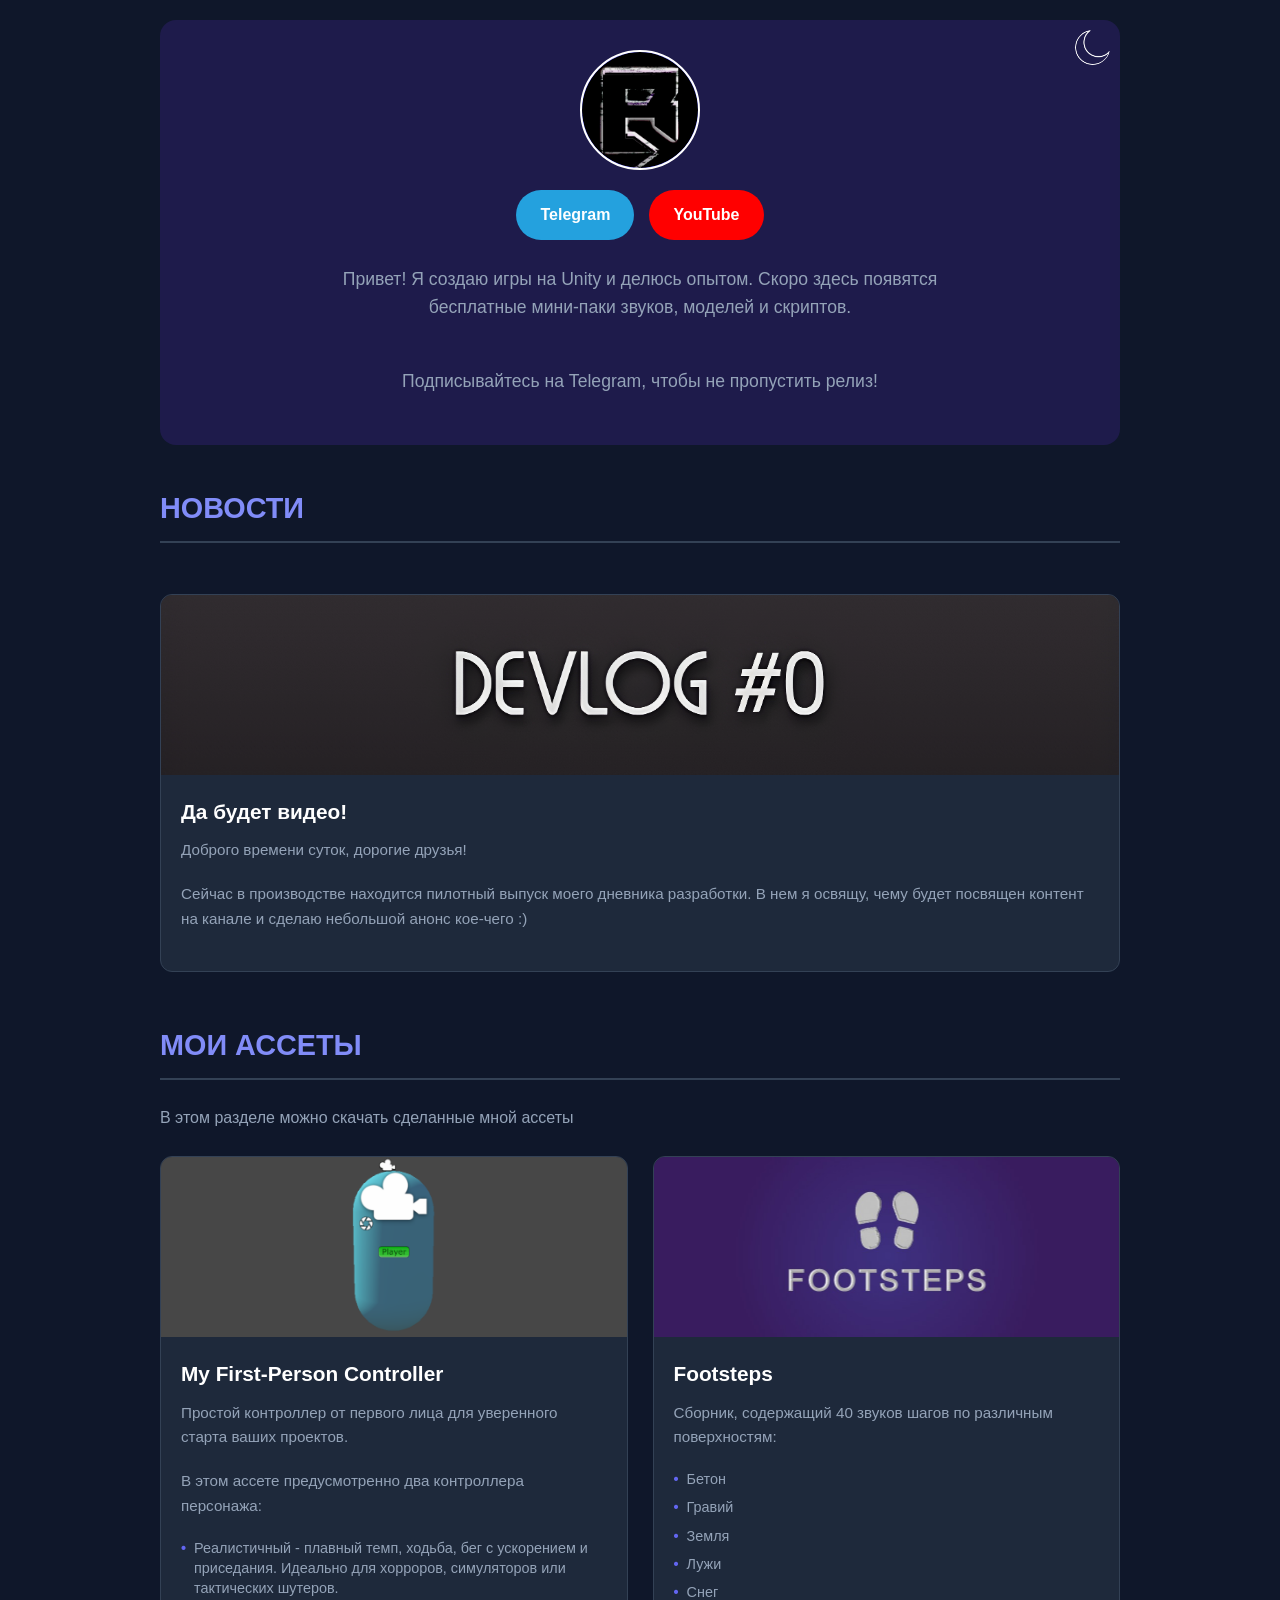
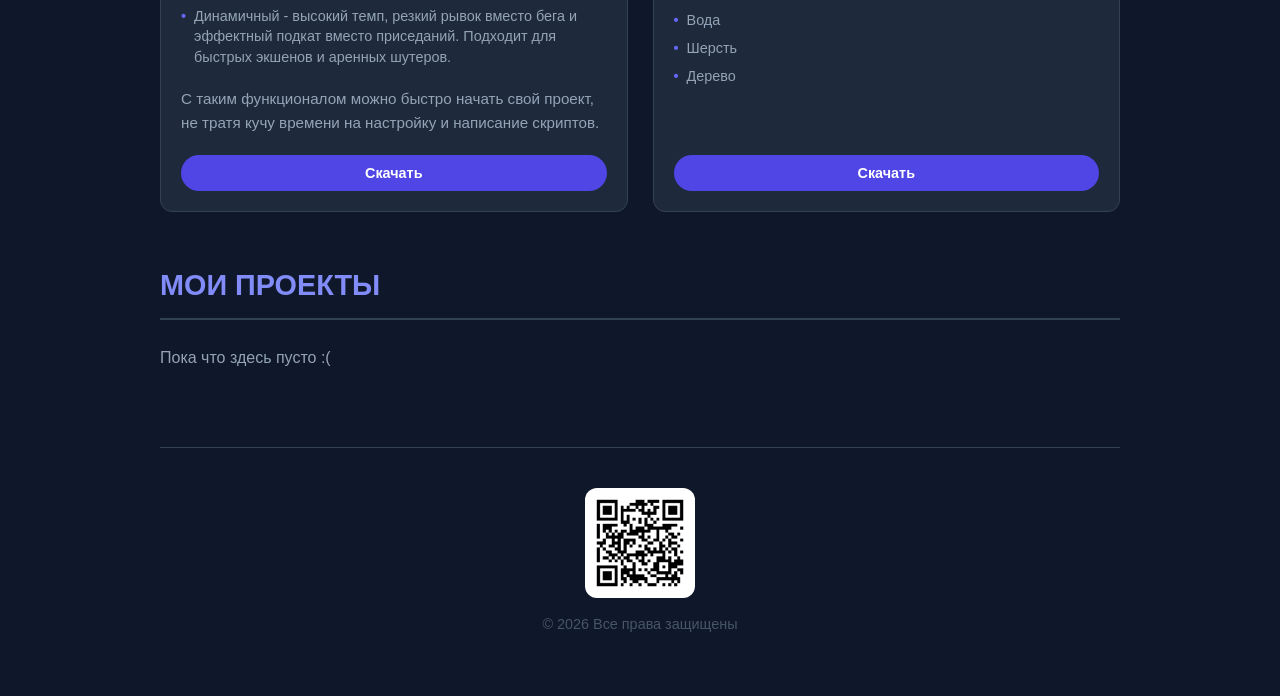
<file: index.html>
<!DOCTYPE html>
<html lang="ru">
<head>
    <meta charset="UTF-8">
    <meta name="viewport" content="width=device-width, initial-scale=1.0">
    <title>DevLog | NN</title>
    <!-- Иконка вкладки -->
    <link rel="icon" type="image/webp" href="assets/logo.webp">
    <!-- Подключение иконок FontAwesome -->
    <link rel="stylesheet" href="https://cloudflare.com">
    <!-- Подключение ваших стилей -->
    <link rel="stylesheet" href="style.css">
</head>
<body>

    <div class="container">
        <!-- Визитка и Контакты -->
        <header>            
            <!-- Кнопка переключения темы -->
             <button id="theme-toggle" class="theme-toggle" ></button>

            <div class="avatar">
                <img src="assets/logo.webp" alt="Логотип">
            </div>
            
            <div class="social-buttons">
                <a href="https://t.me/nondevlog" target="_blank" class="btn btn-tg">
                    Telegram
                </a>
                <a href="https://youtube.com/@blau-gf2gz?si=J1OoZfuav5uWEtL0" target="_blank" class="btn btn-yt">
                    YouTube
                </a>
            </div><br>
                
                <p>Привет! Я создаю игры на Unity и делюсь опытом. Скоро здесь появятся бесплатные мини-паки звуков, моделей и скриптов.</p> <br> <p> Подписывайтесь на Telegram, чтобы не пропустить релиз!</p>
        </header>
        
        <section id="news">
            <h2>НОВОСТИ</h2>
            <br>
            <div class="grid">
                <div class="card">
                    <div class="card-img" style="background-image: url('assets/novost1.png');"></div>
                    <div class="card-content">
                        <h3>Да будет видео!</h3>
                        <p>Доброго времени суток, дорогие друзья!</p>
                        <p>Сейчас в производстве находится пилотный выпуск моего дневника разработки. В нем я освящу, чему будет посвящен контент на канале и сделаю небольшой анонс кое-чего :)</p>
                    </div>
                </div>
            </div>
        </section>

        <!-- Блок с Ассетами -->
<section id="assets">
    <h2>МОИ АССЕТЫ</h2>
    <p class="section-desc">В этом разделе можно скачать сделанные мной ассеты</p>
    <br>
    <div class="grid">
        <!-- КАРТОЧКА 1 -->
        <div class="card">
            <div class="card-img" style="background-image: url('assets/asset1.png');"></div>
            <div class="card-content">
                <h3>My First-Person Controller</h3>
                <p>Простой контроллер от первого лица для уверенного старта ваших проектов.</p>
                
                <p>В этом ассете предусмотренно два контроллера персонажа:</p> 
                <ul class="card-list">
                    <li>Реалистичный - плавный темп, ходьба, бег с ускорением и приседания. Идеально для хорроров, симуляторов или тактических шутеров.</li>
                    <li>Динамичный - высокий темп, резкий рывок вместо бега и эффектный подкат вместо приседаний. Подходит для быстрых экшенов и аренных шутеров.</li>
                </ul>
                
                <p>С таким функционалом можно быстро начать свой проект, не тратя кучу времени на настройку и написание скриптов.</p>
                <button class="card-btn" onclick="window.location.href='https://www.dropbox.com/scl/fi/va3h9bw3a4mrx8vqtbllz/MyFPC_v0.1.unitypackage?rlkey=b3hw6qbcjacrygw0d3awo8wdq&st=hwoqdbvi&dl=1'">Скачать</button>
            </div>
        </div>

        <!-- КАРТОЧКА 2 -->
        <div class="card">
            <div class="card-img" style="background-image: url('assets/asset2.jpg');"></div>
            <div class="card-content">
                <h3>Footsteps</h3>
                <p>Сборник, содержащий 40 звуков шагов по различным поверхностям:</p>
                <ul class="card-list">
                    <li>Бетон</li>
                    <li>Гравий</li>
                    <li>Земля</li>
                    <li>Лужи</li>
                    <li>Снег</li>
                    <li>Вода</li>
                    <li>Шерсть</li>
                    <li>Дерево</li>
                </ul>
                <button class="card-btn" onclick="window.location.href='https://drive.usercontent.google.com/download?id=1jsL7jjQo4TNA0YXiuJJuZ3lNTXS-xlkl&export=download'">Скачать</button>
            </div>
        </div>
    </div>
</section>

        <!-- Блок с Проектами -->
        <section id="projects">
            <h2>МОИ ПРОЕКТЫ</h2>
            <p class="section-desc">Пока что здесь пусто :(</p>
            <br>
        </section>

        <footer>
            <img src="assets/qr-code.png" alt="QR Code" id="qr-trigger" style="cursor: pointer;">
            <p>© 2026 Все права защищены</p>

            <!-- Всплывающее окно (по умолчанию скрыто) -->
            <div id="qr-modal" class="modal">
                <img class="modal-content" src="assets/qr-code.png" alt="Увеличенный QR Code">
            </div>
        </footer>
    </div>

    <!-- Подключение скриптов -->
    <script src="theme.js"></script>
    <script src="slider.js"></script>
</body>
</html>
</file>
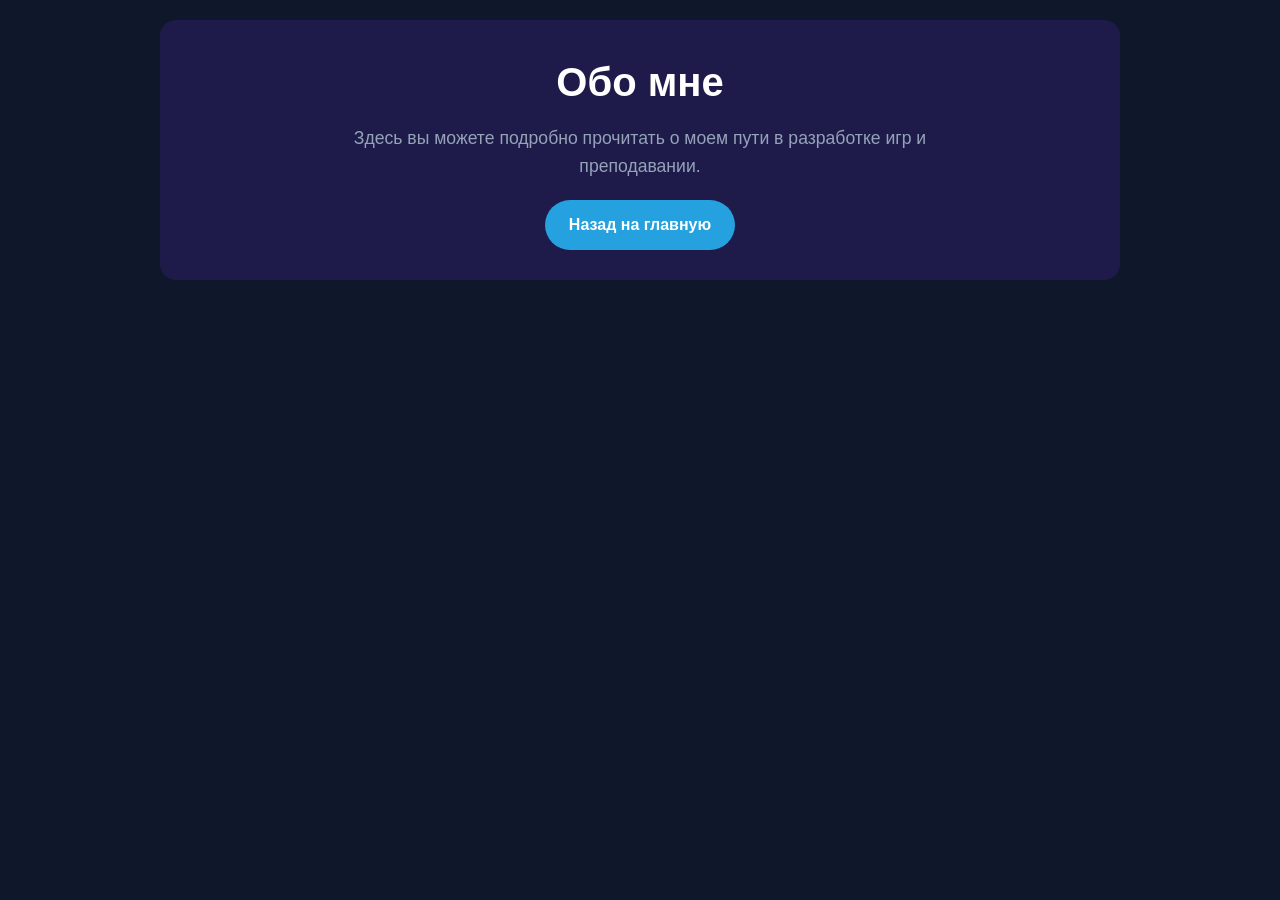
<file: about.html>
<!DOCTYPE html>
<html lang="ru">
<head>
    <meta charset="UTF-8">
    <meta name="viewport" content="width=device-width, initial-scale=1.0">
    <title>Обо мне | Мой Проект</title>
    <!-- Подключаем тот же CSS-файл, чтобы дизайн совпадал! -->
    <link rel="stylesheet" href="style.css">
</head>
<body>
    <div class="container">
        <header>
            <h1>Обо мне</h1>
            <p>Здесь вы можете подробно прочитать о моем пути в разработке игр и преподавании.</p>
            <!-- Ссылка для возврата на главную страницу -->
            <a href="index.html" class="btn btn-tg">Назад на главную</a>
        </header>
    </div>
</body>
</html>
</file>
<file: style.css>
/* ========================================== */
/* 1. БАЗОВЫЕ НАСТРОЙКИ, ПЕРЕМЕННЫЕ И СБРОС   */
/* ========================================== */
* { box-sizing: border-box; margin: 0; padding: 0; }

/* Цветовые переменные для ТЕМНОЙ темы (по умолчанию) */
:root {
    --bg-color: #0f172a;
    --text-color: #f8fafc;
    --text-muted: #94a3b8;
    --card-bg: #1e293b;
    --card-border: #334155;
    --header-bg: #1e1b4b;
    --title-color: #fff;
    --toggle-bg: #1e293b;
}

/* Цветовые переменные для СВЕТЛОЙ темы */
[data-theme="light"] {
    --bg-color: #f1f5f9;
    --text-color: #0f172a;
    --text-muted: #475569;
    --card-bg: #ffffff;
    --card-border: #cbd5e1;
    --header-bg: #e0e7ff;
    --title-color: #0f172a;
    --toggle-bg: #ffffff;
}

body { 
    font-family: 'Segoe UI', Roboto, sans-serif; 
    background-color: var(--bg-color); 
    color: var(--text-color); 
    line-height: 1.6; 
    transition: background-color 0.3s, color 0.3s;
}

a { text-decoration: none; color: inherit; }
.container { max-width: 1000px; margin: 0 auto; padding: 20px; }

/* Общие настройки кнопки переключения темы */
.theme-toggle {
    position: absolute;
    top: 10px;
    right: 10px;
    z-index: 20;
    width: 35px;
    height: 35px;
    border-radius: 50%;
    border: none;
    cursor: pointer;
    
    /* Важные свойства для отображения фоновых картинок */
    background-position: center;
    background-repeat: no-repeat;
    background-size: contain;    /* Картинка масштабируется под размер кнопки */
    
    transition: transform 0.2s ease, filter 0.3s ease; 
}

/* Настройки для ТЕМНОЙ темы (по умолчанию) */
:root .theme-toggle {
    background-color: transparent;           /* Полностью прозрачный фон */
    background-image: url("assets/moon.webp"); /* Путь к луне */
}

/* Настройки для СВЕТЛОЙ темы */
[data-theme="light"] .theme-toggle {
    background-color: transparent;           /* Полностью прозрачный фон */
    background-image: url("assets/sun.webp");  /* Путь к солнцу */
    filter: brightness(1) invert(1);
}

/* Эффект при наведении */
.theme-toggle:hover {
    transform: scale(1.1);
}

/* ========================================== */
/* 2. ШАПКА С ФОНОВЫМ СЛАЙДЕРОМ               */
/* ========================================== */
header { 
    position: relative;
    text-align: center; 
    padding: 30px 20px; 
    border-radius: 16px; 
    margin-bottom: 40px; 
    overflow: hidden; 
    background-color: var(--header-bg);
    transition: background-color 0.3s;
}

/* Контейнер для слайдов */
.header-slider {
    position: absolute;
    top: 0;
    left: 0;
    width: 100%;
    height: 100%;
    z-index: 1;
}

/* Фоновые слайды */
.header-slide {
    position: absolute;
    top: 0;
    left: 0;
    width: 100%;
    height: 100%;
    background-size: cover;
    background-position: center;
    opacity: 0;
    transition: opacity 1s ease-in-out;
}

.header-slide.active {
    opacity: 1;
}

/* Темное наложение (вуаль) поверх картинок фона */
.header-slider::after {
    content: '';
    position: absolute;
    top: 0;
    left: 0;
    width: 100%;
    height: 100%;
    background: linear-gradient(135deg, rgba(15, 23, 42, 0.8), rgba(30, 27, 75, 0.8));
    z-index: 2;
}

/* Текст и кнопки (контент) поверх слайдера */
.header-content {
    position: relative;
    z-index: 10 !important;
}

.avatar { 
    width: 120px; 
    height: 120px; 
    background: #6366f1; 
    border-radius: 50%; 
    margin: 0 auto 20px; 
    display: flex; 
    align-items: center; 
    justify-content: center; 
    font-size: 40px; 
    font-weight: bold; 
    overflow: hidden;
    border: 2px solid #fff;
}
.avatar img { width: 100%; height: 100%; object-fit: cover; border-radius: 50%; }

header h1 { font-size: 2.5rem; margin-bottom: 10px; color: var(--title-color); transition: color 0.3s; }
header p { font-size: 1.1rem; color: var(--text-muted); max-width: 600px; margin: 0 auto 20px; transition: color 0.3s; }
.section-desc { color: var(--text-muted); transition: color 0.3s; }

.link-more { color: #818cf8; font-weight: 600; font-size: 1rem; transition: color 0.2s; }
.link-more:hover { color: #a5b4fc; text-decoration: underline; }

/* ========================================== */
/* 3. КНОПКИ СВЯЗИ И МЕССЕНДЖЕРЫ              */
/* ========================================== */
.social-buttons { display: flex; gap: 15px; justify-content: center; flex-wrap: wrap; margin-top: 20px; }
.btn { 
    padding: 12px 24px; 
    border-radius: 90px; 
    font-weight: 600; 
    display: inline-flex; 
    align-items: center; 
    gap: 10px; 
    transition: transform 0.2s, opacity 0.2s; 
    cursor: pointer; 
}
.btn svg { display: block; }
.btn:hover { transform: translateY(-2px); opacity: 0.9; }

.btn-tg { background-color: #24A1DE; color: white; }
.btn-wa { background-color: #25D366; color: white; }
.btn-yt { background-color: #FF0000; color: white; }
.btn-dt { background-color: #5541ac; color: white; }

/* ========================================== */
/* 4. РАЗДЕЛЫ И СЕТКА КАРТОЧЕК                */
/* ========================================== */
section { margin-bottom: 50px; }
h2 { font-size: 1.8rem; margin-bottom: 25px; color: #818cf8; border-bottom: 2px solid var(--card-border); padding-bottom: 10px; transition: border-color 0.3s; }

/* Базовая сетка для всего сайта (до 3 в строку) */
.grid { 
    display: grid; 
    grid-template-columns: repeat(auto-fit, minmax(450px, 1fr)); 
    gap: 25px; 
}

#news .grid { 
    grid-template-columns: 1fr; 
}

.card { background-color: var(--card-bg); border: 1px solid var(--card-border); border-radius: 12px; overflow: hidden; display: flex; flex-direction: column; transition: border-color 0.2s, background-color 0.3s; }
.card:hover { border-color: #6366f1; }
.card-img { height: 180px; background-color: #334155; display: flex; align-items: center; justify-content: center; color: #64748b; font-size: 1.2rem; background-size: cover; background-position: center; }
.card-content { padding: 20px; flex-grow: 1; display: flex; flex-direction: column; }
.card h3 { font-size: 1.3rem; margin-bottom: 10px; color: var(--title-color); transition: color 0.3s; }
.card p { color: var(--text-muted); font-size: 0.95rem; margin-bottom: 20px; transition: color 0.3s; }
.card-btn {
    font-family: 'Segoe UI', Roboto, sans-serif; 
    background-color: #4f46e5;
    color: white;
    text-align: center;
    padding: 10px;
    border-radius: 90px;
    font-weight: 600;
    font-size: 0.9rem;
    transition: background 0.2s;
    border: none;
    
    margin-top: auto; /* <-- МАГИЯ: выталкивает кнопку в самый низ карточки */
}
.card-btn:hover { background-color: #4338ca; 
    cursor: pointer;}
.card-btn:disabled,
.card-btn:disabled { 
    font-family: 'Segoe UI', Roboto, sans-serif;    
    opacity: 0.5;
    cursor: not-allowed;
    pointer-events: none;  /* Это полностью отключает все события мыши, включая hover */
    background-color: #4f46e5;
}
.card-list {
    
    list-style: none; /* Убираем стандартные маркеры */
    padding: 0;
    margin: 0 0 20px 0; /* Отступ снизу до кнопки */
    display: flex;
    flex-direction: column;
    gap: 8px; /* Расстояние между элементами списка */
}

.card-list li {
    color: var(--text-muted);
    font-size: 0.9rem;
    line-height: 1.4;
    display: flex;
    align-items: flex-start;
    gap: 8px; /* Расстояние между иконкой/маркером и текстом */
    transition: color 0.3s;
}

/* Кастомный маркер (например, красивая точка или галочка) */
.card-list li::before {
    content: "•"; /* Можно заменить на галочку "✓" */
    color: #6366f1; /* Индиго под цвет ховера карточки */
    font-weight: bold;
    display: inline-block;
}

/* ========================================== */
/* 5. ПОДВАЛ (ФУТЕР)                          */
/* ========================================== */
footer { text-align: center; padding: 40px 0; color: #475569; font-size: 0.9rem; border-top: 1px solid var(--card-border); transition: border-color 0.3s; }
footer img { 
    width: 110px;
    height: 110px;
    object-fit: contain;
    margin: 0 auto 15px;
    display: block;
    padding: 6px;           /* Отступ внутри белой рамки */
    background-color: #fff; /* Белый фон, чтобы QR-код всегда легко сканировался */
    border-radius: 12px;
    transition: transform 0.2s ease;
}

footer img:hover {
    transform: scale(1.05); /* Слегка увеличивается при наведении */
}

/* Стили для затемненного фона модального окна */
.modal {
    position: fixed;           /* Фиксировано поверх всего экрана */
    z-index: 1000;             /* Самый верхний слой */
    left: 0;
    top: 0;
    width: 100%;
    height: 100%;
    background-color: rgba(0, 0, 0, 0.8); /* Полупрозрачный черный фон */
    display: flex;             /* Всегда flex для центрирования */
    align-items: center;       
    justify-content: center;   
    
    /* Вместо display: none используем прозрачность и скрытие */
    opacity: 0;
    visibility: hidden;
    transition: opacity 0.3s ease, visibility 0.3s ease;
}

/* Класс, который добавляется через JS для показа окна */
.modal.show {
    opacity: 1;
    visibility: visible;
}

/* Стили для большой картинки внутри окна */
.modal-content {
    width: auto !important;     /* Сбрасываем жесткую ширину футера */
    height: auto !important;    /* Сбрасываем жесткую высоту футера */
    min-width: 280px;           /* Минимальный размер, чтобы код не был слишком мал */
    max-width: 90%;            /* Не шире 90% экрана */
    max-height: 70vh;          /* Не выше 70% высоты экрана */
    
    background-color: #fff;    
    padding: 20px;
    border-radius: 16px;
    box-shadow: 0 10px 25px rgba(0, 0, 0, 0.5);
    
    transform: scale(0.8);     
    transition: transform 0.3s ease;
}

/* Красивое увеличение картинки при открытии */
.modal.show .modal-content {
    transform: scale(1);
}

/* ========================================== */
/* 6. АДАПТИВНОСТЬ ДЛЯ СМАРТФОНОВ             */
/* ========================================== */
@media (max-width: 600px) {
    header { padding: 60px 15px; }
    header h1 { font-size: 1.8rem; }
    header p { font-size: 1rem; }
    .social-buttons { flex-direction: column; width: 100%; }
    .btn { width: 100%; justify-content: center; }
    .container { padding: 10px; }
    .theme-toggle { top: 10px; right: 10px; padding: 6px 12px; font-size: 0.8rem; }
}
</file>
